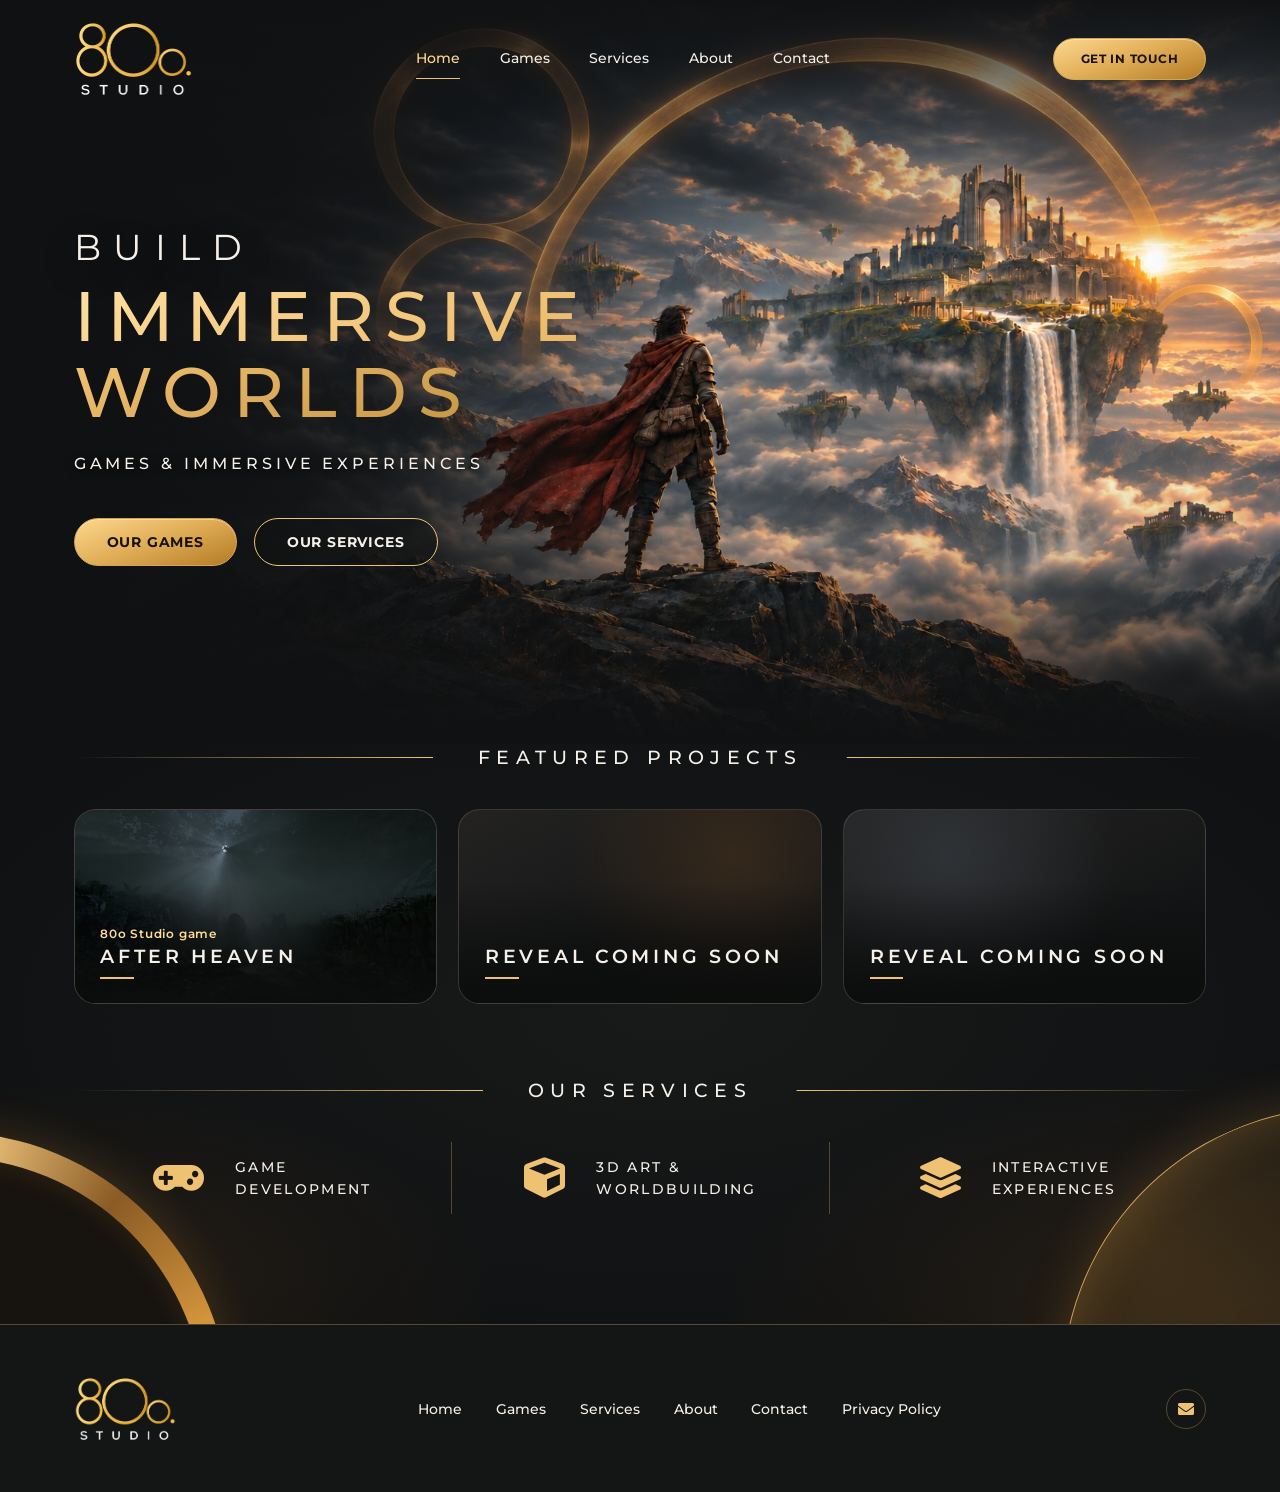
<file: index.html>
<!doctype html>
<html lang="en">
  <head>
    <meta charset="utf-8">
    <meta name="viewport" content="width=device-width, initial-scale=1">
    <meta name="theme-color" content="#101112">
    <meta name="description" content="80o Studio builds original games and immersive experiences. Explore After Heaven and discover our work in real-time 3D.">
    <meta property="og:title" content="80o Studio | Build immersive worlds">
    <meta property="og:description" content="80o Studio builds original games and immersive experiences. Explore After Heaven and discover our work in real-time 3D.">
    <meta property="og:type" content="website">
    <meta property="og:site_name" content="80o Studio">
    <title>80o Studio | Build immersive worlds</title>
    <link rel="icon" href="art/studio-icon.png" type="image/png">
    <link rel="stylesheet" href="studio.css">
    <script defer src="studio.js"></script>
  </head>
  <body class="page-home">
    <a class="skip-link" href="#main-content">Skip to content</a>
    <header class="site-header">
      <div class="shell header-inner">
        <a class="wordmark" href="index.html" aria-label="80o Studio home">
          <img src="art/studio-wordmark.png" width="478" height="304" alt="">
        </a>
        <button class="menu-toggle" type="button" aria-expanded="false" aria-controls="site-nav" hidden>Menu</button>
        <nav id="site-nav" class="site-nav" aria-label="Main navigation">
          <a href="index.html" aria-current="page">Home</a>
            <a href="games.html">Games</a>
            <a href="services.html">Services</a>
            <a href="about.html">About</a>
            <a href="contact.html">Contact</a>
        </nav>
        <a class="button button-gold header-action" href="contact.html#inquiries">Get in touch</a>
      </div>
    </header>
    <main id="main-content" tabindex="-1">
      <section class="hero hero--home" aria-labelledby="page-title">
        <div class="hero-media" aria-hidden="true">
          <img src="art/skyrealm-hero.jpg" width="1536" height="1024" alt="" fetchpriority="high">
        </div>
        <div class="shell hero-content">
          <h1 class="hero-title" id="page-title"><span class="hero-lead">Build</span><span class="gold-text">Immersive<br>worlds</span></h1>
          <p class="hero-deck">Games &amp; immersive experiences</p>
          <div class="actions"><a class="button button-gold" href="games.html">Our games</a>
            <a class="button button-outline" href="services.html">Our services</a></div>
        </div>
      </section>
      <div class="orbit-wrap home-content">
        <section class="shell section" aria-labelledby="featured-projects">
          <h2 class="section-title" id="featured-projects">Featured projects</h2>
          <div class="feature-grid">
          <a class="project-cover project-cover--featured" href="games.html#after-haven">
              <img src="art/after-heaven-cover.jpg" alt="" loading="lazy" decoding="async">
              <span class="project-caption">
                <span class="project-label">80o Studio game</span>
                <span class="project-name">After Heaven</span>
              </span>
          </a>
          <a class="project-cover project-cover--featured project-cover--teaser" href="games.html#game-collection">
              <span class="project-caption"><span class="project-name">Reveal Coming Soon</span></span>
          </a>
          <a class="project-cover project-cover--featured project-cover--teaser" href="games.html#game-collection">
              <span class="project-caption"><span class="project-name">Reveal Coming Soon</span></span>
          </a>
          </div>
        </section>
        <section class="shell section section--services" aria-labelledby="home-services">
          <h2 class="section-title" id="home-services">Our services</h2>
          <div class="service-strip">
            <a href="services.html#game-development"><span class="icon icon-gamepad" aria-hidden="true"></span><span>Game<br> development</span></a>
            <a href="services.html#3d-art"><span class="icon icon-cube" aria-hidden="true"></span><span>3D art &amp;<br> worldbuilding</span></a>
            <a href="services.html#interactive-experiences"><span class="icon icon-layers" aria-hidden="true"></span><span>Interactive<br> experiences</span></a>
          </div>
        </section>
      </div>
    </main>
    <footer class="site-footer">
      <div class="shell footer-inner">
        <a class="wordmark" href="index.html" aria-label="80o Studio home">
          <img src="art/studio-wordmark.png" width="478" height="304" alt="">
        </a>
        <nav class="footer-nav" aria-label="Footer navigation">
          <a href="index.html">Home</a>
            <a href="games.html">Games</a>
            <a href="services.html">Services</a>
            <a href="about.html">About</a>
            <a href="contact.html">Contact</a>
          <a id="PrivacyPolicy" href="privacy.html#PrivacyPolicy">Privacy Policy</a>
        </nav>
        <a class="footer-email" href="mailto:support@80ostudio.com" aria-label="Email 80o Studio" title="Email 80o Studio">
          <span class="icon icon-mail" aria-hidden="true"></span>
        </a>
      </div>
    </footer>
  </body>
</html>
</file>
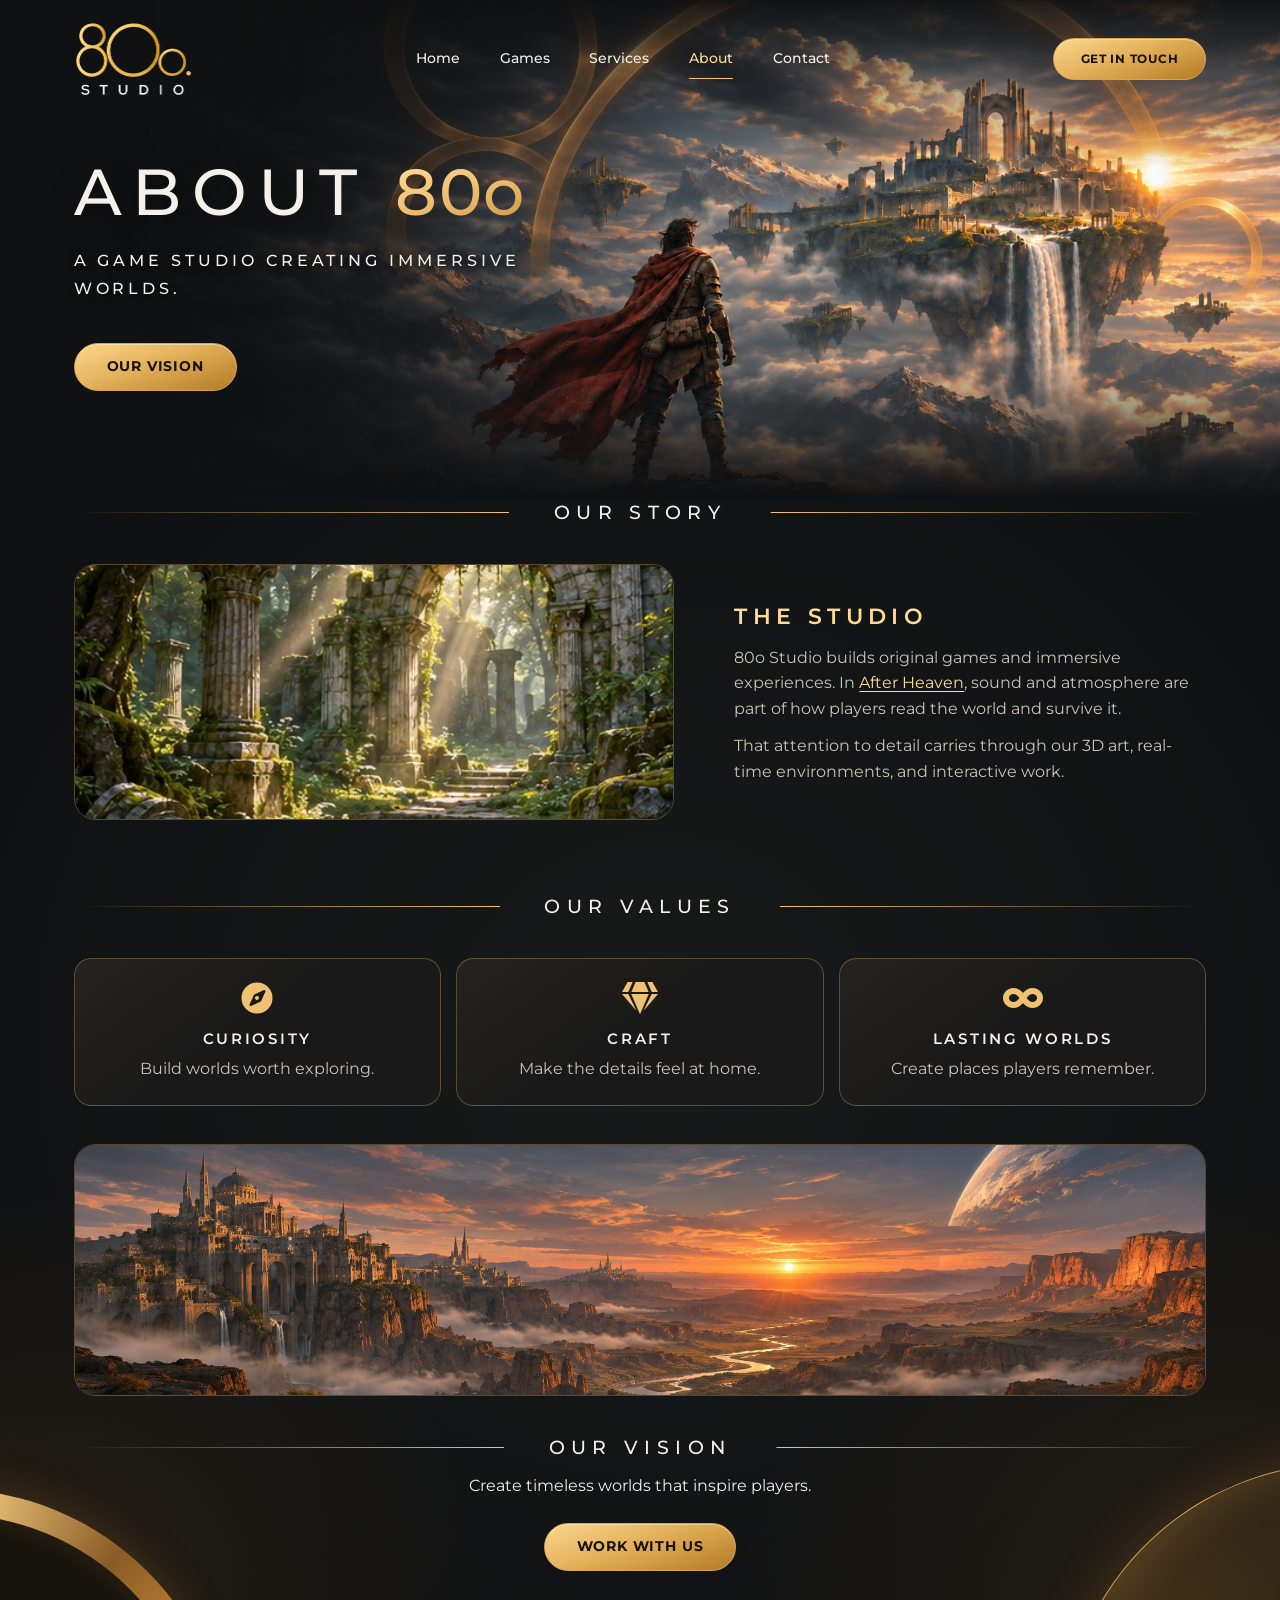
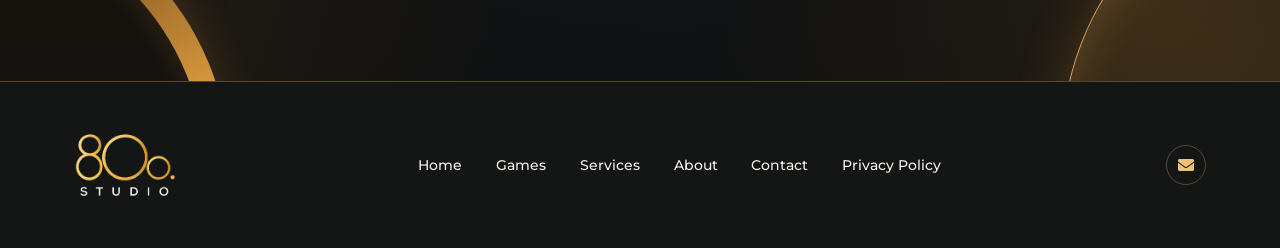
<file: about.html>
<!doctype html>
<html lang="en">
  <head>
    <meta charset="utf-8">
    <meta name="viewport" content="width=device-width, initial-scale=1">
    <meta name="theme-color" content="#101112">
    <meta name="description" content="Meet 80o Studio, the game studio behind After Heaven.">
    <meta property="og:title" content="About | 80o Studio">
    <meta property="og:description" content="Meet 80o Studio, the game studio behind After Heaven.">
    <meta property="og:type" content="website">
    <meta property="og:site_name" content="80o Studio">
    <title>About | 80o Studio</title>
    <link rel="icon" href="art/studio-icon.png" type="image/png">
    <link rel="stylesheet" href="studio.css">
    <script defer src="studio.js"></script>
  </head>
  <body class="page-about">
    <a class="skip-link" href="#main-content">Skip to content</a>
    <header class="site-header">
      <div class="shell header-inner">
        <a class="wordmark" href="index.html" aria-label="80o Studio home">
          <img src="art/studio-wordmark.png" width="478" height="304" alt="">
        </a>
        <button class="menu-toggle" type="button" aria-expanded="false" aria-controls="site-nav" hidden>Menu</button>
        <nav id="site-nav" class="site-nav" aria-label="Main navigation">
          <a href="index.html">Home</a>
            <a href="games.html">Games</a>
            <a href="services.html">Services</a>
            <a href="about.html" aria-current="page">About</a>
            <a href="contact.html">Contact</a>
        </nav>
        <a class="button button-gold header-action" href="contact.html#inquiries">Get in touch</a>
      </div>
    </header>
    <main id="main-content" tabindex="-1">
      <section class="hero hero--about" aria-labelledby="page-title">
        <div class="hero-media" aria-hidden="true">
          <img src="art/skyrealm-hero.jpg" width="1536" height="1024" alt="" fetchpriority="high">
        </div>
        <div class="shell hero-content">
          <h1 class="hero-title" id="page-title">About <span class="gold-text hero-studio">80o</span></h1>
          <p class="hero-deck">A game studio creating immersive worlds.</p>
          <div class="actions"><a class="button button-gold" href="#our-vision">Our vision</a></div>
        </div>
      </section>
      <div class="orbit-wrap about-content">
        <section class="shell section" aria-labelledby="our-story">
          <h2 class="section-title" id="our-story">Our story</h2>
          <div class="story-grid">
            <img class="story-art" src="art/grove.jpg" alt="Sunlight pours through moss-covered stone arches in a forest." loading="lazy" decoding="async">
            <div class="story-copy">
              <h3>The studio</h3>
              <p>80o Studio builds original games and immersive experiences. In <a href="games.html#after-haven">After Heaven</a>, sound and atmosphere are part of how players read the world and survive it.</p>
              <p>That attention to detail carries through our 3D art, real-time environments, and interactive work.</p>
            </div>
          </div>
        </section>
        <section class="shell section section--values" aria-labelledby="our-values">
          <h2 class="section-title" id="our-values">Our values</h2>
          <div class="values-grid">
            <article><span class="icon icon-compass" aria-hidden="true"></span><h3>Curiosity</h3><p>Build worlds worth exploring.</p></article>
            <article><span class="icon icon-gem" aria-hidden="true"></span><h3>Craft</h3><p>Make the details feel at home.</p></article>
            <article><span class="icon icon-infinity" aria-hidden="true"></span><h3>Lasting worlds</h3><p>Create places players remember.</p></article>
          </div>
        </section>
        <div class="shell vision-art-wrap">
          <img class="vision-art" src="art/studio-panorama.jpg" alt="A cliffside city looks out over a winding river as the sun sets beneath a rising planet." loading="lazy" decoding="async">
        </div>
        <section class="shell section section--vision" aria-labelledby="our-vision">
          <h2 class="section-title" id="our-vision">Our vision</h2>
          <p class="vision-copy">Create timeless worlds that inspire players.</p>
          <div class="actions actions--center">
            <a class="button button-gold" href="contact.html#inquiries">Work with us</a>
          </div>
        </section>
      </div>
    </main>
    <footer class="site-footer">
      <div class="shell footer-inner">
        <a class="wordmark" href="index.html" aria-label="80o Studio home">
          <img src="art/studio-wordmark.png" width="478" height="304" alt="">
        </a>
        <nav class="footer-nav" aria-label="Footer navigation">
          <a href="index.html">Home</a>
            <a href="games.html">Games</a>
            <a href="services.html">Services</a>
            <a href="about.html">About</a>
            <a href="contact.html">Contact</a>
          <a href="privacy.html#PrivacyPolicy">Privacy Policy</a>
        </nav>
        <a class="footer-email" href="mailto:support@80ostudio.com" aria-label="Email 80o Studio" title="Email 80o Studio">
          <span class="icon icon-mail" aria-hidden="true"></span>
        </a>
      </div>
    </footer>
  </body>
</html>
</file>
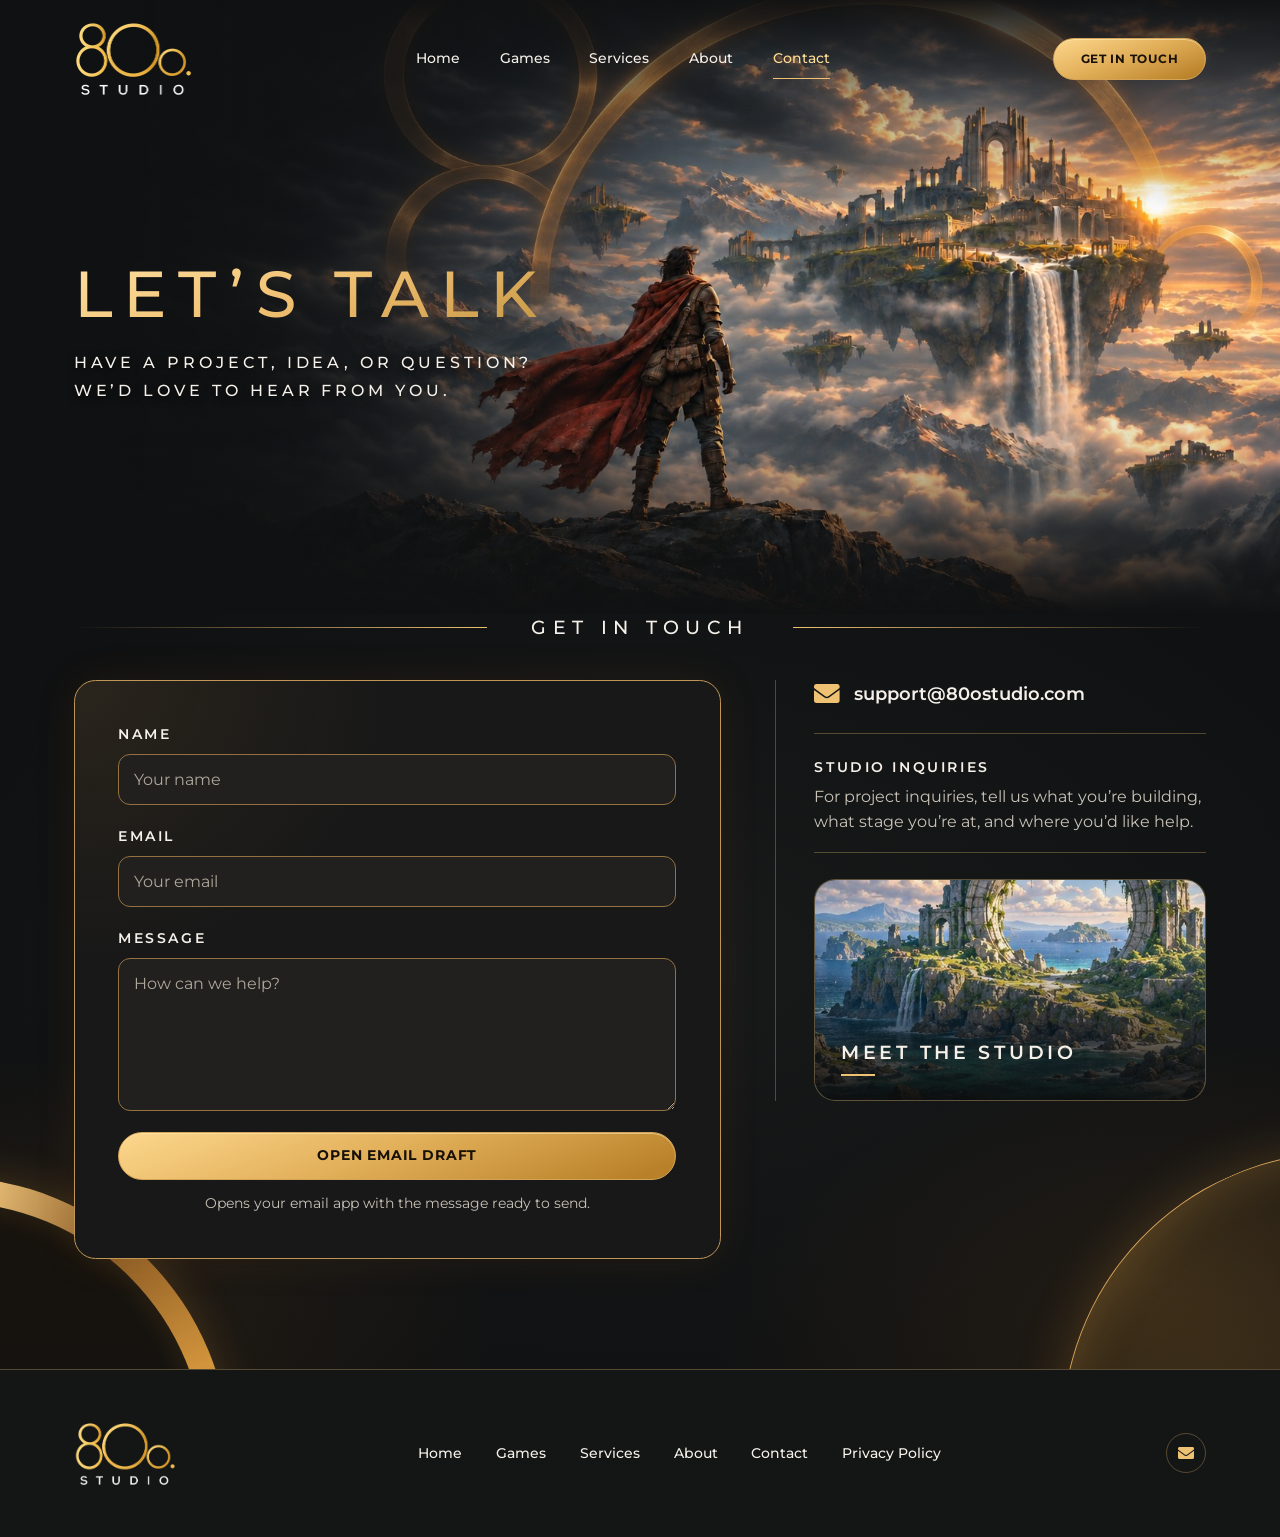
<file: contact.html>
<!doctype html>
<html lang="en">
  <head>
    <meta charset="utf-8">
    <meta name="viewport" content="width=device-width, initial-scale=1">
    <meta name="theme-color" content="#101112">
    <meta name="description" content="Contact 80o Studio about game development, 3D art, and interactive projects.">
    <meta property="og:title" content="Contact | 80o Studio">
    <meta property="og:description" content="Contact 80o Studio about game development, 3D art, and interactive projects.">
    <meta property="og:type" content="website">
    <meta property="og:site_name" content="80o Studio">
    <title>Contact | 80o Studio</title>
    <link rel="icon" href="art/studio-icon.png" type="image/png">
    <link rel="stylesheet" href="studio.css">
    <script defer src="studio.js"></script>
  </head>
  <body class="page-contact">
    <a class="skip-link" href="#main-content">Skip to content</a>
    <header class="site-header">
      <div class="shell header-inner">
        <a class="wordmark" href="index.html" aria-label="80o Studio home">
          <img src="art/studio-wordmark.png" width="478" height="304" alt="">
        </a>
        <button class="menu-toggle" type="button" aria-expanded="false" aria-controls="site-nav" hidden>Menu</button>
        <nav id="site-nav" class="site-nav" aria-label="Main navigation">
          <a href="index.html">Home</a>
            <a href="games.html">Games</a>
            <a href="services.html">Services</a>
            <a href="about.html">About</a>
            <a href="contact.html" aria-current="page">Contact</a>
        </nav>
        <a class="button button-gold header-action" href="contact.html#inquiries">Get in touch</a>
      </div>
    </header>
    <main id="main-content" tabindex="-1">
      <section class="hero hero--contact" aria-labelledby="page-title">
        <div class="hero-media" aria-hidden="true">
          <img src="art/skyrealm-hero.jpg" width="1536" height="1024" alt="" fetchpriority="high">
        </div>
        <div class="shell hero-content">
          <h1 class="hero-title" id="page-title"><span class="gold-text">Let’s talk</span></h1>
          <p class="hero-deck">Have a project, idea, or question?<br>We’d love to hear from you.</p>
        </div>
      </section>
      <div class="orbit-wrap contact-content" id="inquiries">
        <section class="shell section section--contact" aria-labelledby="get-in-touch">
          <h2 class="section-title" id="get-in-touch">Get in touch</h2>
          <div class="contact-grid">
            <form class="contact-form" data-contact-form action="mailto:support@80ostudio.com" method="post" enctype="text/plain">
              <div class="field">
                <label for="name">Name</label>
                <input id="name" name="name" type="text" autocomplete="name" placeholder="Your name" maxlength="120" required>
              </div>
              <div class="field">
                <label for="email">Email</label>
                <input id="email" name="email" type="email" autocomplete="email" placeholder="Your email" maxlength="254" required>
              </div>
              <div class="field">
                <label for="message">Message</label>
                <textarea id="message" name="message" rows="5" placeholder="How can we help?" maxlength="1500" required></textarea>
              </div>
              <button class="button button-gold" type="submit">Open email draft</button>
              <p class="form-note" data-contact-status role="status">Opens your email app with the message ready to send.</p>
            </form>
            <aside class="contact-aside" aria-label="Studio contact details">
              <a class="email-link" href="mailto:support@80ostudio.com">
                <span class="icon icon-mail" aria-hidden="true"></span>
                <span>support@80ostudio.com</span>
              </a>
              <div class="contact-context">
                <h3>Studio inquiries</h3>
                <p>For project inquiries, tell us what you’re building, what stage you’re at, and where you’d like help.</p>
              </div>
              <a class="project-cover contact-art" href="about.html">
                <img src="art/tidekeeper.jpg" alt="" loading="lazy" decoding="async">
                <span class="project-caption">
                  <span class="project-name">Meet the studio</span>
                </span>
              </a>
            </aside>
          </div>
        </section>
      </div>
    </main>
    <footer class="site-footer">
      <div class="shell footer-inner">
        <a class="wordmark" href="index.html" aria-label="80o Studio home">
          <img src="art/studio-wordmark.png" width="478" height="304" alt="">
        </a>
        <nav class="footer-nav" aria-label="Footer navigation">
          <a href="index.html">Home</a>
            <a href="games.html">Games</a>
            <a href="services.html">Services</a>
            <a href="about.html">About</a>
            <a href="contact.html">Contact</a>
          <a href="privacy.html#PrivacyPolicy">Privacy Policy</a>
        </nav>
        <a class="footer-email" href="mailto:support@80ostudio.com" aria-label="Email 80o Studio" title="Email 80o Studio">
          <span class="icon icon-mail" aria-hidden="true"></span>
        </a>
      </div>
    </footer>
  </body>
</html>
</file>
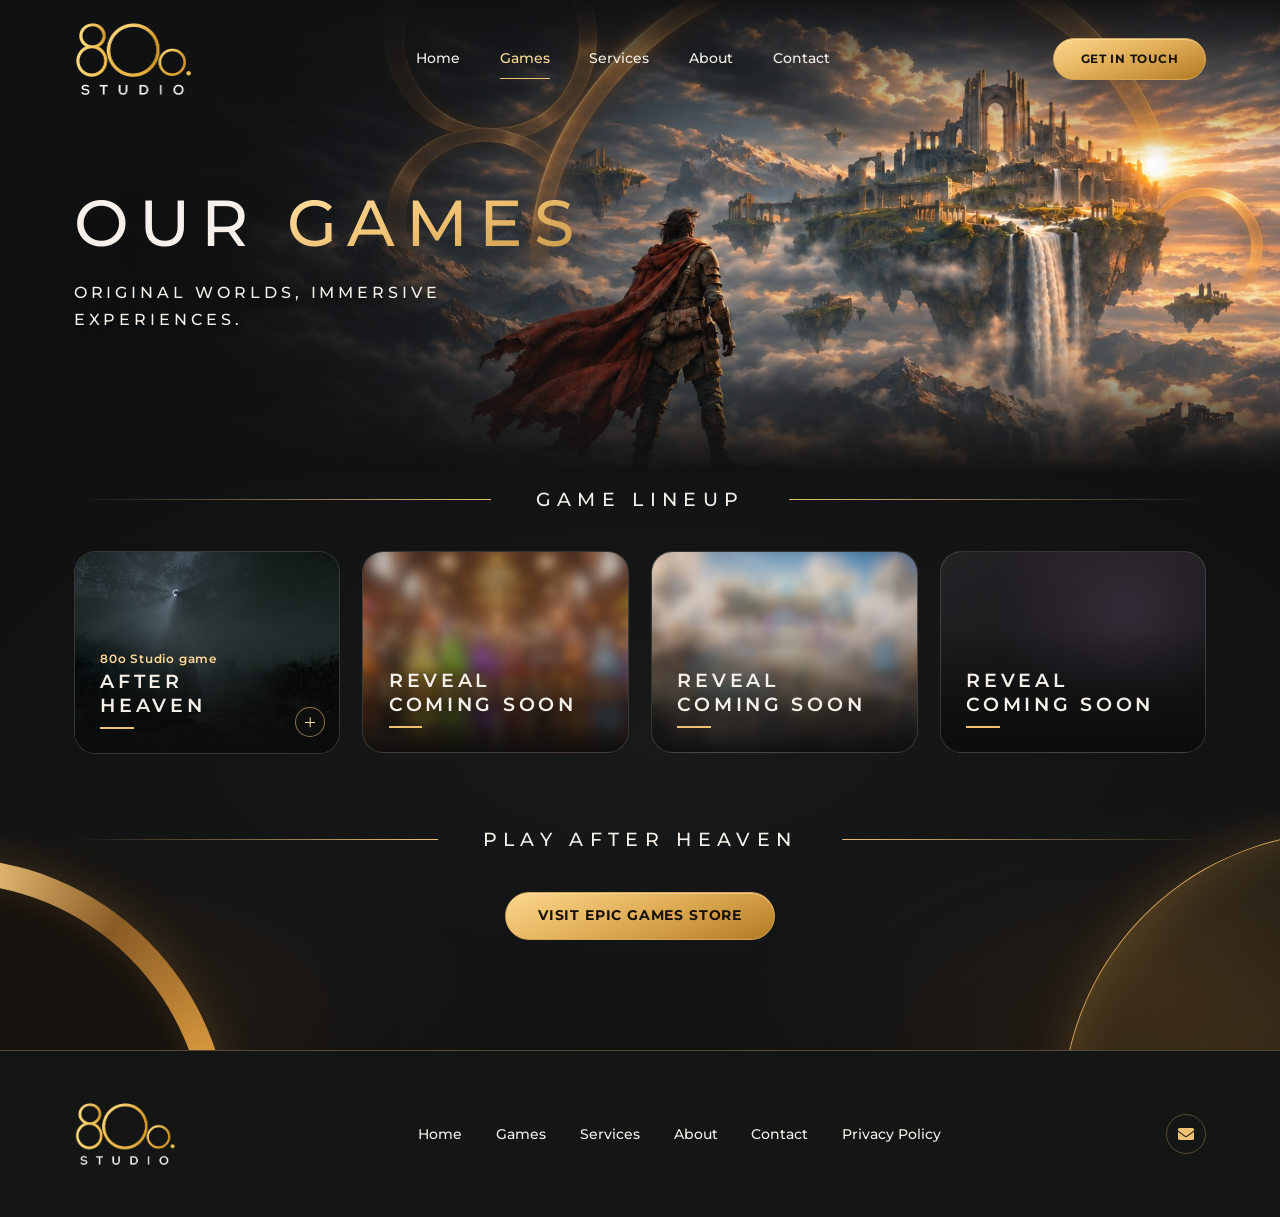
<file: games.html>
<!doctype html>
<html lang="en">
  <head>
    <meta charset="utf-8">
    <meta name="viewport" content="width=device-width, initial-scale=1">
    <meta name="theme-color" content="#101112">
    <meta name="description" content="Play After Heaven and look out for upcoming reveals from 80o Studio.">
    <meta property="og:title" content="Games | 80o Studio">
    <meta property="og:description" content="Play After Heaven and look out for upcoming reveals from 80o Studio.">
    <meta property="og:type" content="website">
    <meta property="og:site_name" content="80o Studio">
    <title>Games | 80o Studio</title>
    <link rel="icon" href="art/studio-icon.png" type="image/png">
    <link rel="stylesheet" href="studio.css">
    <script defer src="studio.js"></script>
  </head>
  <body class="page-games">
    <a class="skip-link" href="#main-content">Skip to content</a>
    <header class="site-header">
      <div class="shell header-inner">
        <a class="wordmark" href="index.html" aria-label="80o Studio home">
          <img src="art/studio-wordmark.png" width="478" height="304" alt="">
        </a>
        <button class="menu-toggle" type="button" aria-expanded="false" aria-controls="site-nav" hidden>Menu</button>
        <nav id="site-nav" class="site-nav" aria-label="Main navigation">
          <a href="index.html">Home</a>
            <a href="games.html" aria-current="page">Games</a>
            <a href="services.html">Services</a>
            <a href="about.html">About</a>
            <a href="contact.html">Contact</a>
        </nav>
        <a class="button button-gold header-action" href="contact.html#inquiries">Get in touch</a>
      </div>
    </header>
    <main id="main-content" tabindex="-1">
      <section class="hero hero--games" aria-labelledby="page-title">
        <div class="hero-media" aria-hidden="true">
          <img src="art/skyrealm-hero.jpg" width="1536" height="1024" alt="" fetchpriority="high">
        </div>
        <div class="shell hero-content">
          <h1 class="hero-title" id="page-title">Our <span class="gold-text">games</span></h1>
          <p class="hero-deck">Original worlds, immersive experiences.</p>
        </div>
      </section>
      <div class="orbit-wrap games-content">
        <section class="shell section gallery-section" id="game-collection" aria-labelledby="game-lineup">
          <h2 class="section-title" id="game-lineup">Game lineup</h2>
          <div class="project-grid">
            <details class="project" id="after-haven">
              <summary class="project-cover">
                <img src="art/after-heaven-cover.jpg" alt="" loading="lazy" decoding="async">
                <span class="project-caption">
                  <span class="project-label">80o Studio game</span>
                  <span class="project-name">After Heaven</span>
                </span>
                <span class="project-expand" aria-hidden="true"></span>
              </summary>
              <div class="project-detail">
                <p class="project-focus">Action-survival shooter</p>
                <p>Survive waves of zombies in a single-player shooter. Listen for threats, fight at close range, and time your healing to stay alive.</p>
                <a class="button button-gold" href="https://store.epicgames.com/en-US/p/after-heaven-e20b88">View on Epic Games Store</a>
              </div>
            </details>
            <article class="project-cover project-cover--teaser">
              <img src="art/coming-soon-2.jpg" alt="" loading="lazy" decoding="async">
              <div class="project-caption">
                <h3 class="project-name">Reveal Coming Soon</h3>
              </div>
            </article>
            <article class="project-cover project-cover--teaser">
              <img src="art/coming-soon-3.jpg" alt="" loading="lazy" decoding="async">
              <div class="project-caption">
                <h3 class="project-name">Reveal Coming Soon</h3>
              </div>
            </article>
            <article class="project-cover project-cover--teaser">
              <div class="project-caption">
                <h3 class="project-name">Reveal Coming Soon</h3>
              </div>
            </article>
          </div>
        </section>
        <section class="shell section section--cta" aria-labelledby="play-after-haven">
          <h2 class="section-title" id="play-after-haven">Play After Heaven</h2>
          <div class="actions actions--center">
            <a class="button button-gold" href="https://store.epicgames.com/en-US/p/after-heaven-e20b88">Visit Epic Games Store</a>
          </div>
        </section>
      </div>
    </main>
    <footer class="site-footer">
      <div class="shell footer-inner">
        <a class="wordmark" href="index.html" aria-label="80o Studio home">
          <img src="art/studio-wordmark.png" width="478" height="304" alt="">
        </a>
        <nav class="footer-nav" aria-label="Footer navigation">
          <a href="index.html">Home</a>
            <a href="games.html">Games</a>
            <a href="services.html">Services</a>
            <a href="about.html">About</a>
            <a href="contact.html">Contact</a>
          <a href="privacy.html#PrivacyPolicy">Privacy Policy</a>
        </nav>
        <a class="footer-email" href="mailto:support@80ostudio.com" aria-label="Email 80o Studio" title="Email 80o Studio">
          <span class="icon icon-mail" aria-hidden="true"></span>
        </a>
      </div>
    </footer>
  </body>
</html>
</file>
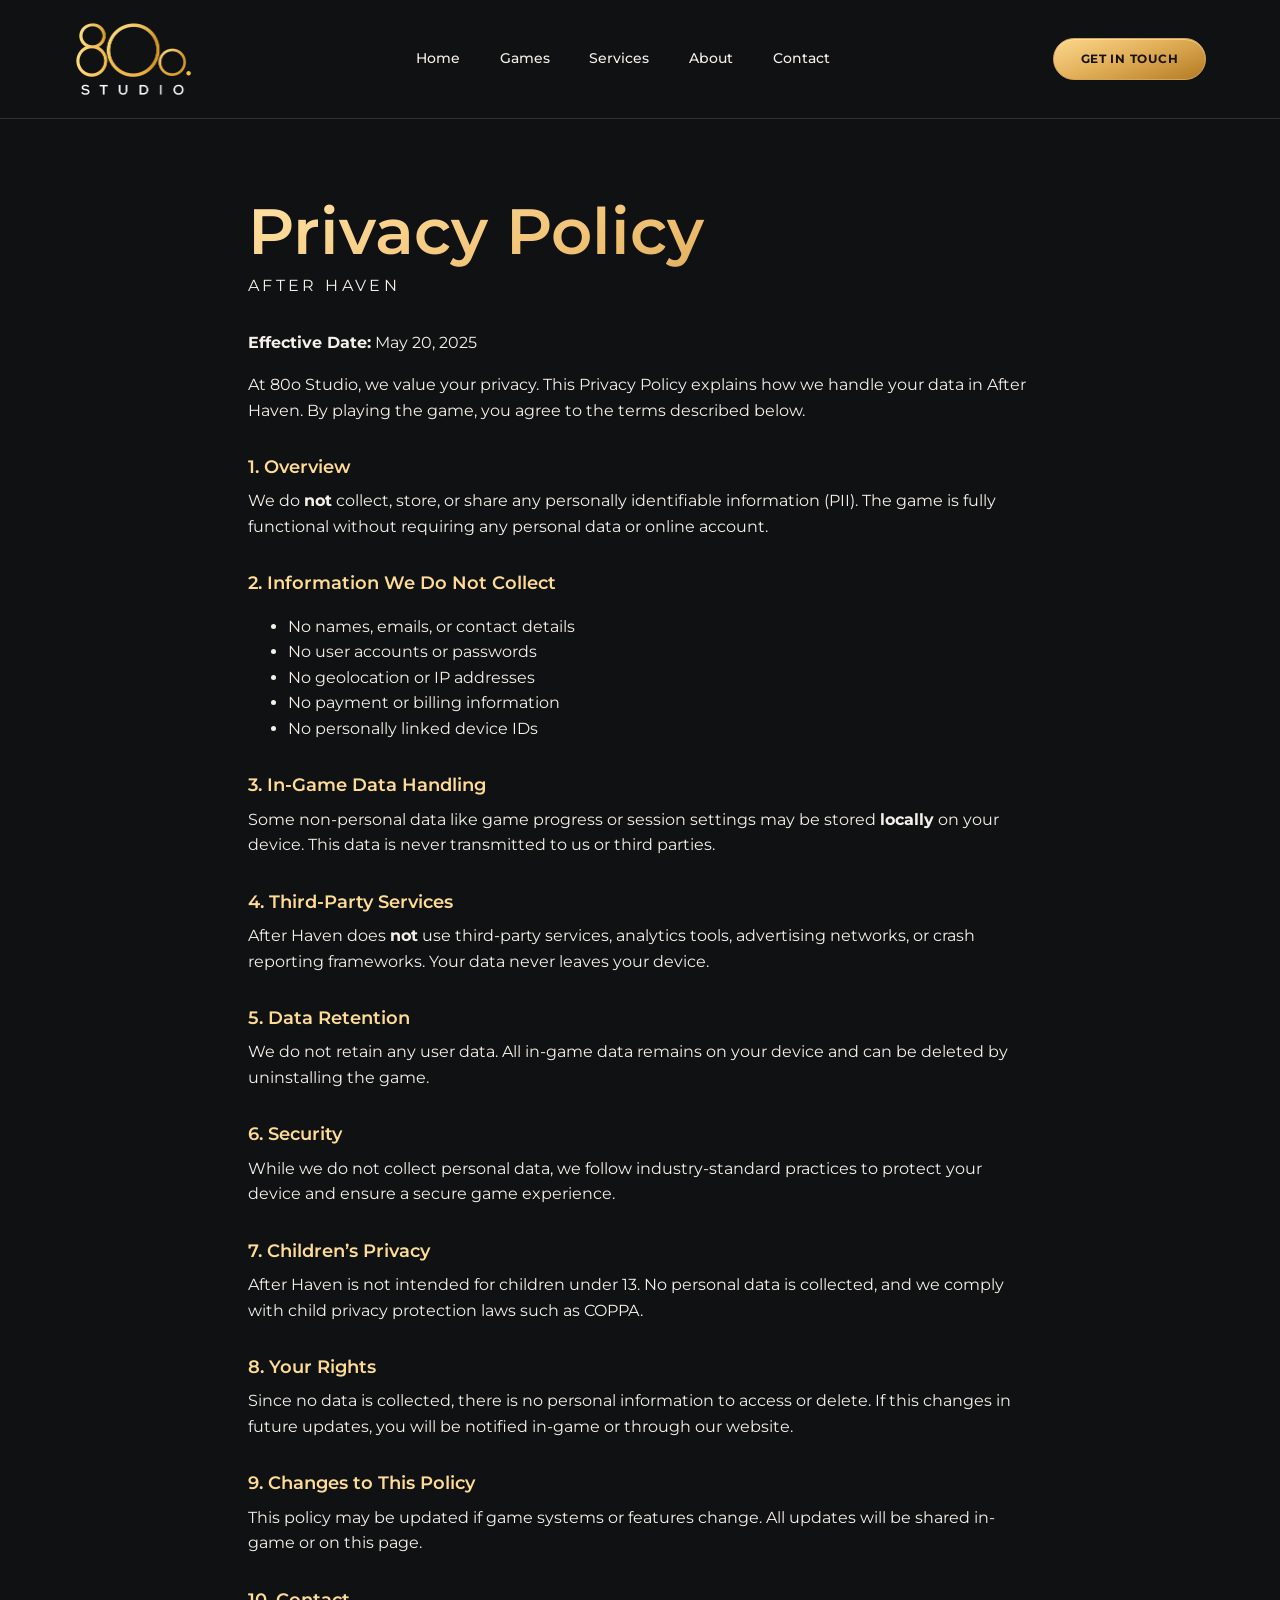
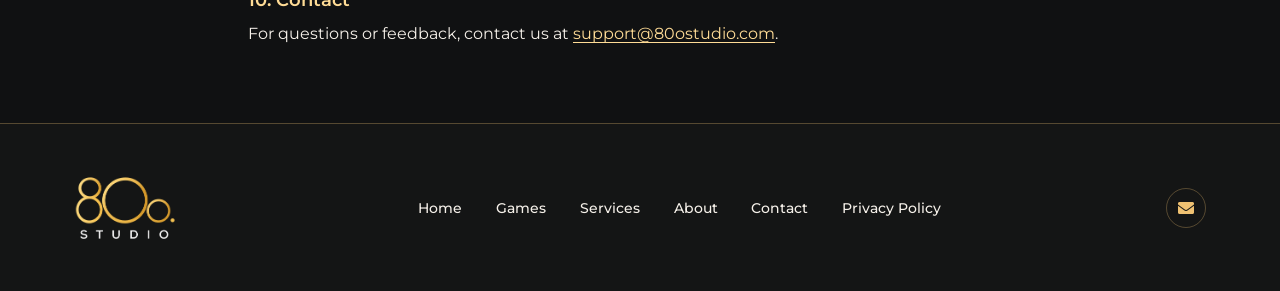
<file: privacy.html>
<!doctype html>
<html lang="en">
  <head>
    <meta charset="utf-8">
    <meta name="viewport" content="width=device-width, initial-scale=1">
    <meta name="theme-color" content="#101112">
    <meta name="description" content="The privacy policy for After Haven from 80o Studio.">
    <meta property="og:title" content="After Haven Privacy Policy | 80o Studio">
    <meta property="og:description" content="The privacy policy for After Haven from 80o Studio.">
    <meta property="og:type" content="website">
    <meta property="og:site_name" content="80o Studio">
    <title>After Haven Privacy Policy | 80o Studio</title>
    <link rel="icon" href="art/studio-icon.png" type="image/png">
    <link rel="stylesheet" href="studio.css">
    <script defer src="studio.js"></script>
  </head>
  <body class="page-privacy">
    <a class="skip-link" href="#main-content">Skip to content</a>
    <header class="site-header">
      <div class="shell header-inner">
        <a class="wordmark" href="index.html" aria-label="80o Studio home">
          <img src="art/studio-wordmark.png" width="478" height="304" alt="">
        </a>
        <button class="menu-toggle" type="button" aria-expanded="false" aria-controls="site-nav" hidden>Menu</button>
        <nav id="site-nav" class="site-nav" aria-label="Main navigation">
          <a href="index.html">Home</a>
            <a href="games.html">Games</a>
            <a href="services.html">Services</a>
            <a href="about.html">About</a>
            <a href="contact.html">Contact</a>
        </nav>
        <a class="button button-gold header-action" href="contact.html#inquiries">Get in touch</a>
      </div>
    </header>
    <main id="main-content" tabindex="-1">
      <article class="shell policy" id="PrivacyPolicy" aria-labelledby="page-title">
        <h1 class="gold-text" id="page-title">Privacy Policy</h1>
        <p class="policy-game">After Haven</p>
        <p><strong>Effective Date:</strong> May 20, 2025</p>
        <p>At 80o Studio, we value your privacy. This Privacy Policy explains how we handle your data in <em>After Haven</em>. By playing the game, you agree to the terms described below.</p>
        <h2>1. Overview</h2>
        <p>We do <strong>not</strong> collect, store, or share any personally identifiable information (PII). The game is fully functional without requiring any personal data or online account.</p>
        <h2>2. Information We Do Not Collect</h2>
        <ul>
          <li>No names, emails, or contact details</li>
          <li>No user accounts or passwords</li>
          <li>No geolocation or IP addresses</li>
          <li>No payment or billing information</li>
          <li>No personally linked device IDs</li>
        </ul>
        <h2>3. In-Game Data Handling</h2>
        <p>Some non-personal data like game progress or session settings may be stored <strong>locally</strong> on your device. This data is never transmitted to us or third parties.</p>
        <h2>4. Third-Party Services</h2>
        <p><em>After Haven</em> does <strong>not</strong> use third-party services, analytics tools, advertising networks, or crash reporting frameworks. Your data never leaves your device.</p>
        <h2>5. Data Retention</h2>
        <p>We do not retain any user data. All in-game data remains on your device and can be deleted by uninstalling the game.</p>
        <h2>6. Security</h2>
        <p>While we do not collect personal data, we follow industry-standard practices to protect your device and ensure a secure game experience.</p>
        <h2>7. Children’s Privacy</h2>
        <p><em>After Haven</em> is not intended for children under 13. No personal data is collected, and we comply with child privacy protection laws such as COPPA.</p>
        <h2>8. Your Rights</h2>
        <p>Since no data is collected, there is no personal information to access or delete. If this changes in future updates, you will be notified in-game or through our website.</p>
        <h2>9. Changes to This Policy</h2>
        <p>This policy may be updated if game systems or features change. All updates will be shared in-game or on this page.</p>
        <h2>10. Contact</h2>
        <p>For questions or feedback, contact us at <a href="mailto:support@80ostudio.com">support@80ostudio.com</a>.</p>
      </article>
    </main>
    <footer class="site-footer">
      <div class="shell footer-inner">
        <a class="wordmark" href="index.html" aria-label="80o Studio home">
          <img src="art/studio-wordmark.png" width="478" height="304" alt="">
        </a>
        <nav class="footer-nav" aria-label="Footer navigation">
          <a href="index.html">Home</a>
            <a href="games.html">Games</a>
            <a href="services.html">Services</a>
            <a href="about.html">About</a>
            <a href="contact.html">Contact</a>
          <a href="privacy.html#PrivacyPolicy">Privacy Policy</a>
        </nav>
        <a class="footer-email" href="mailto:support@80ostudio.com" aria-label="Email 80o Studio" title="Email 80o Studio">
          <span class="icon icon-mail" aria-hidden="true"></span>
        </a>
      </div>
    </footer>
  </body>
</html>
</file>
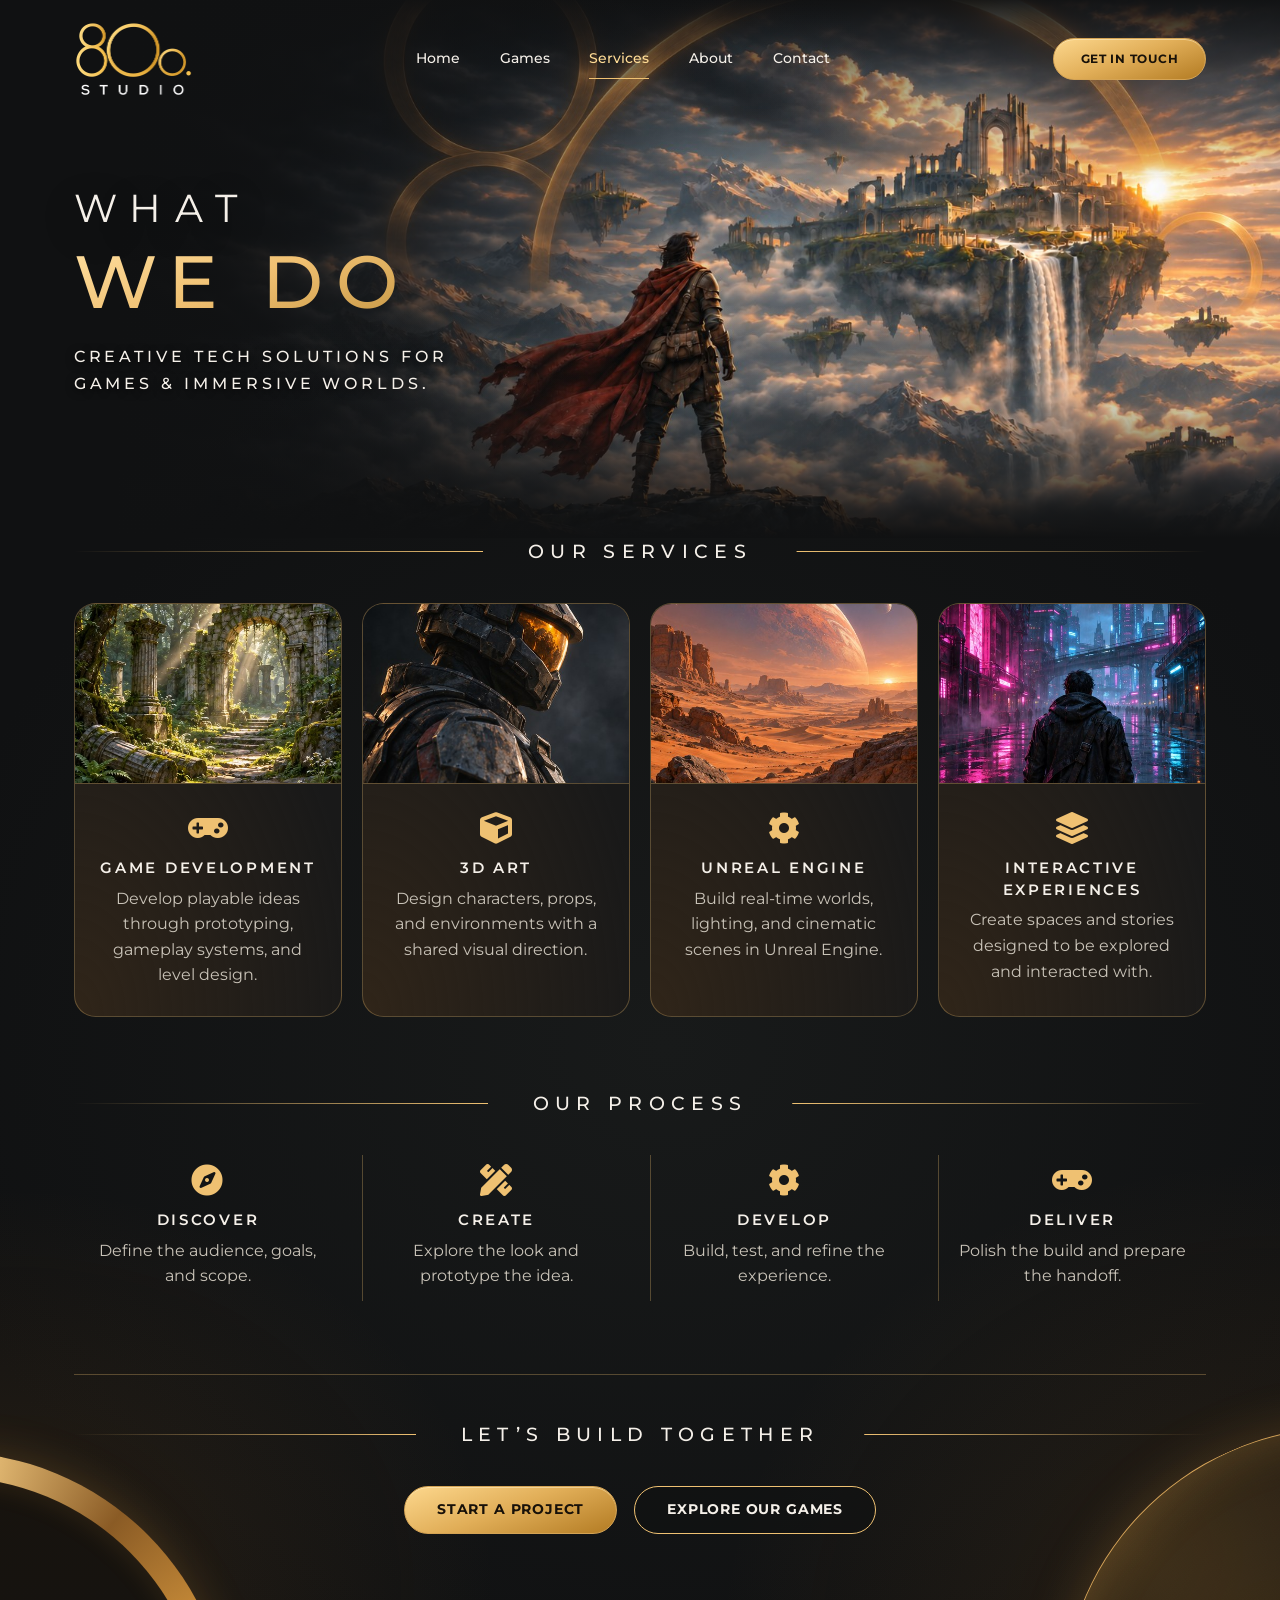
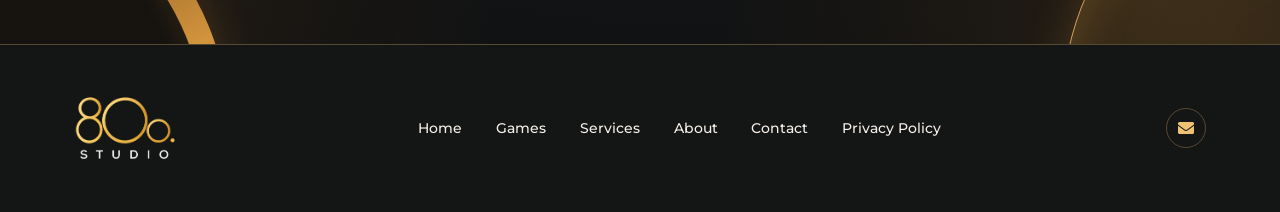
<file: services.html>
<!doctype html>
<html lang="en">
  <head>
    <meta charset="utf-8">
    <meta name="viewport" content="width=device-width, initial-scale=1">
    <meta name="theme-color" content="#101112">
    <meta name="description" content="Game development, 3D art, Unreal Engine production, and interactive experiences from 80o Studio.">
    <meta property="og:title" content="Services | 80o Studio">
    <meta property="og:description" content="Game development, 3D art, Unreal Engine production, and interactive experiences from 80o Studio.">
    <meta property="og:type" content="website">
    <meta property="og:site_name" content="80o Studio">
    <title>Services | 80o Studio</title>
    <link rel="icon" href="art/studio-icon.png" type="image/png">
    <link rel="stylesheet" href="studio.css">
    <script defer src="studio.js"></script>
  </head>
  <body class="page-services">
    <a class="skip-link" href="#main-content">Skip to content</a>
    <header class="site-header">
      <div class="shell header-inner">
        <a class="wordmark" href="index.html" aria-label="80o Studio home">
          <img src="art/studio-wordmark.png" width="478" height="304" alt="">
        </a>
        <button class="menu-toggle" type="button" aria-expanded="false" aria-controls="site-nav" hidden>Menu</button>
        <nav id="site-nav" class="site-nav" aria-label="Main navigation">
          <a href="index.html">Home</a>
            <a href="games.html">Games</a>
            <a href="services.html" aria-current="page">Services</a>
            <a href="about.html">About</a>
            <a href="contact.html">Contact</a>
        </nav>
        <a class="button button-gold header-action" href="contact.html#inquiries">Get in touch</a>
      </div>
    </header>
    <main id="main-content" tabindex="-1">
      <section class="hero hero--services" aria-labelledby="page-title">
        <div class="hero-media" aria-hidden="true">
          <img src="art/skyrealm-hero.jpg" width="1536" height="1024" alt="" fetchpriority="high">
        </div>
        <div class="shell hero-content">
          <h1 class="hero-title" id="page-title"><span class="hero-lead">What</span><span class="gold-text">we do</span></h1>
          <p class="hero-deck">Creative tech solutions for<br>games &amp; immersive worlds.</p>
        </div>
      </section>
      <div class="orbit-wrap services-content">
        <section class="shell section" aria-labelledby="our-services">
          <h2 class="section-title" id="our-services">Our services</h2>
          <div class="service-grid">
          <article class="service-card" id="game-development">
            <img src="art/grove.jpg" alt="" loading="lazy" decoding="async">
            <div class="service-card-content">
              <span class="icon icon-gamepad" aria-hidden="true"></span>
              <h3>Game development</h3>
              <p>Develop playable ideas through prototyping, gameplay systems, and level design.</p>
            </div>
          </article>
          <article class="service-card" id="3d-art">
            <img src="art/armor.jpg" alt="" loading="lazy" decoding="async">
            <div class="service-card-content">
              <span class="icon icon-cube" aria-hidden="true"></span>
              <h3>3D art</h3>
              <p>Design characters, props, and environments with a shared visual direction.</p>
            </div>
          </article>
          <article class="service-card" id="unreal-engine">
            <img src="art/arcane-sands.jpg" alt="" loading="lazy" decoding="async">
            <div class="service-card-content">
              <span class="icon icon-engine" aria-hidden="true"></span>
              <h3>Unreal Engine</h3>
              <p>Build real-time worlds, lighting, and cinematic scenes in Unreal Engine.</p>
            </div>
          </article>
          <article class="service-card" id="interactive-experiences">
            <img src="art/neon-fall.jpg" alt="" loading="lazy" decoding="async">
            <div class="service-card-content">
              <span class="icon icon-layers" aria-hidden="true"></span>
              <h3>Interactive experiences</h3>
              <p>Create spaces and stories designed to be explored and interacted with.</p>
            </div>
          </article>
          </div>
        </section>
        <section class="shell section section--process" aria-labelledby="our-process">
          <h2 class="section-title" id="our-process">Our process</h2>
          <ol class="process-grid">
            <li><span class="icon icon-compass" aria-hidden="true"></span><h3>Discover</h3><p>Define the audience, goals, and scope.</p></li>
            <li><span class="icon icon-pencil" aria-hidden="true"></span><h3>Create</h3><p>Explore the look and prototype the idea.</p></li>
            <li><span class="icon icon-engine" aria-hidden="true"></span><h3>Develop</h3><p>Build, test, and refine the experience.</p></li>
            <li><span class="icon icon-gamepad" aria-hidden="true"></span><h3>Deliver</h3><p>Polish the build and prepare the handoff.</p></li>
          </ol>
        </section>
        <section class="shell section section--cta" aria-labelledby="build-together">
          <h2 class="section-title" id="build-together">Let’s build together</h2>
          <div class="actions actions--center">
            <a class="button button-gold" href="contact.html#inquiries">Start a project</a>
            <a class="button button-outline" href="games.html">Explore our games</a>
          </div>
        </section>
      </div>
    </main>
    <footer class="site-footer">
      <div class="shell footer-inner">
        <a class="wordmark" href="index.html" aria-label="80o Studio home">
          <img src="art/studio-wordmark.png" width="478" height="304" alt="">
        </a>
        <nav class="footer-nav" aria-label="Footer navigation">
          <a href="index.html">Home</a>
            <a href="games.html">Games</a>
            <a href="services.html">Services</a>
            <a href="about.html">About</a>
            <a href="contact.html">Contact</a>
          <a href="privacy.html#PrivacyPolicy">Privacy Policy</a>
        </nav>
        <a class="footer-email" href="mailto:support@80ostudio.com" aria-label="Email 80o Studio" title="Email 80o Studio">
          <span class="icon icon-mail" aria-hidden="true"></span>
        </a>
      </div>
    </footer>
  </body>
</html>
</file>
<file: studio.css>
/* Font Awesome Free 5.9.0 by Fonticons, Inc. — font licensed under SIL OFL 1.1. */
@font-face {
  font-family: "Studio Icons";
  src: url("art/fa-solid-900.woff2") format("woff2");
  font-display: block;
}

@font-face {
  font-family: Montserrat;
  src: url("art/montserrat.woff2") format("woff2");
  font-style: normal;
  font-weight: 400 700;
  font-display: swap;
}

:root {
  color-scheme: dark;
  --background: #101112;
  --panel: #191919;
  --ink: #f5f0e9;
  --muted: #c9c3b8;
  --gold: #efc172;
  --gold-light: #ffdc96;
  --gold-dark: #ad7928;
  --hairline: rgba(239, 193, 114, .30);
  --fine-line: rgba(255, 237, 206, .14);
  --gold-fill: linear-gradient(160deg, #fbd58a 3%, #e1ae58 48%, #b88129 94%);
  --radius: 1.35rem;
  --shell: 80rem;
  --edge: clamp(1.25rem, 5.75vw, 6rem);
  --section-space: clamp(2.75rem, 5.7vw, 5.25rem);
  font-family: Montserrat, "Century Gothic", "Avenir Next", Arial, sans-serif;
  font-weight: 400;
  font-synthesis: none;
}

*,
*::before,
*::after {
  box-sizing: border-box;
}

body {
  margin: 0;
  background: var(--background);
  color: var(--ink);
  line-height: 1.6;
}

@media (prefers-reduced-motion: no-preference) {
  html {
    scroll-behavior: smooth;
  }
}

img {
  display: block;
  max-width: 100%;
}

button,
input,
textarea {
  font: inherit;
}

a {
  color: inherit;
}

h1,
h2,
h3,
p {
  margin: 0;
}

[hidden] {
  display: none !important;
}

:focus-visible {
  outline: 2px solid var(--gold-light);
  outline-offset: 5px;
}

.shell {
  width: min(var(--shell), 100% - 2 * var(--edge));
  margin-inline: auto;
}

.skip-link:not(:focus) {
  position: absolute;
  width: 1px;
  height: 1px;
  overflow: hidden;
  clip-path: inset(50%);
  white-space: nowrap;
}

.skip-link {
  position: fixed;
  z-index: 20;
  inset: .75rem auto auto .75rem;
  padding: .6rem 1rem;
  border-radius: .4rem;
  background: var(--gold-light);
  color: #17120c;
  font-weight: 700;
}

/* Shared header and wordmark */
.site-header {
  position: absolute;
  z-index: 5;
  inset: 0 0 auto;
}

.header-inner {
  min-height: clamp(6rem, 9.2vw, 8.5rem);
  display: flex;
  align-items: center;
  justify-content: space-between;
  column-gap: clamp(1.5rem, 4vw, 4.5rem);
}

.wordmark {
  flex: none;
  display: block;
  width: 7.45rem;
}

.wordmark img {
  width: 100%;
  height: auto;
}

.site-nav,
.footer-nav {
  display: flex;
  align-items: center;
  gap: clamp(1.25rem, 3.1vw, 3.6rem);
}

.site-nav a,
.footer-nav a {
  color: var(--ink);
  text-decoration: none;
  white-space: nowrap;
  font-weight: 500;
  font-size: .9rem;
}

.site-nav a {
  position: relative;
  padding-block: .85rem;
}

.site-nav a::after {
  content: "";
  position: absolute;
  inset: auto 0 .32rem;
  height: 1px;
  background: var(--gold);
  transform: scaleX(0);
  transition: transform .2s ease;
}

.site-nav a:hover,
.site-nav a[aria-current="page"],
.footer-nav a:hover {
  color: var(--gold-light);
}

.site-nav a:hover::after,
.site-nav a[aria-current="page"]::after {
  transform: scaleX(1);
}

.button,
.menu-toggle {
  display: inline-flex;
  min-height: 3rem;
  align-items: center;
  justify-content: center;
  padding: .75rem clamp(1.2rem, 2.5vw, 2.1rem);
  border: 1px solid var(--gold);
  border-radius: 99rem;
  letter-spacing: .06em;
  text-transform: uppercase;
  text-decoration: none;
  white-space: nowrap;
  font-size: .85rem;
  line-height: 1.15;
  font-weight: 700;
  cursor: pointer;
  transition: transform .2s ease, background-color .2s ease, border-color .2s ease, box-shadow .2s ease;
}

.button:hover,
.menu-toggle:hover {
  transform: translateY(-2px);
}

.button-gold {
  border-color: #d4a354;
  background: var(--gold-fill);
  color: #181109;
  box-shadow: inset 0 1px rgba(255, 242, 201, .5);
}

.button-gold:hover {
  box-shadow: inset 0 1px rgba(255, 242, 201, .6), 0 4px 22px rgba(219, 154, 54, .21);
}

.button-outline,
.menu-toggle {
  background: rgba(16, 17, 18, .55);
  color: var(--ink);
}

.button-outline:hover,
.menu-toggle:hover {
  background-color: #2b2419;
  border-color: var(--gold-light);
}

.header-action {
  flex: none;
  min-height: 2.6rem;
  padding-inline: clamp(.95rem, 2.1vw, 1.9rem);
  font-size: .78rem;
}

.menu-toggle {
  display: none;
}

/* Cinematic opening */
.hero {
  position: relative;
  display: grid;
  align-items: center;
  isolation: isolate;
  min-height: clamp(25rem, 42vw, 39rem);
  padding-block: clamp(7.35rem, 10.6vw, 10rem) clamp(4rem, 6.8vw, 6rem);
  overflow: hidden;
}

.hero--home {
  min-height: clamp(35rem, 58.1vw, 47.25rem);
  padding-block: clamp(8rem, 12vw, 10.5rem) clamp(4rem, 8vw, 7rem);
}

.hero--games {
  min-height: clamp(24rem, 37vw, 35rem);
}

.hero--about {
  min-height: clamp(25rem, 39vw, 36rem);
}

.hero--contact {
  min-height: clamp(28rem, 48vw, 43rem);
}

.hero-media {
  position: absolute;
  z-index: -1;
  inset: 0 0 0 9%;
  pointer-events: none;
}

.hero--home .hero-media {
  left: 8%;
}

.hero-media img {
  width: 100%;
  height: 100%;
  object-fit: cover;
  object-position: 61% 37%;
}

.hero--home .hero-media img,
.hero--contact .hero-media img {
  object-position: 61% 46%;
}

.hero-media::after {
  content: "";
  position: absolute;
  inset: 0;
  background:
    linear-gradient(0deg, var(--background) 0%, rgba(16, 17, 18, .88) 5%, rgba(16, 17, 18, .10) 27%, transparent 44%),
    linear-gradient(90deg, var(--background) 0%, rgba(16, 17, 18, .92) 9%, rgba(16, 17, 18, .61) 26%, rgba(16, 17, 18, .09) 49%, transparent 67%),
    linear-gradient(180deg, rgba(16, 17, 18, .96) 0%, rgba(16, 17, 18, .37) 15%, transparent 34%);
}

.hero-content {
  min-width: 0;
}

.hero-title {
  font-size: clamp(2.7rem, 5.1vw, 5rem);
  line-height: 1.08;
  font-weight: 500;
  letter-spacing: .165em;
  text-transform: uppercase;
  text-wrap: balance;
  text-shadow: 0 .14em .5em rgba(0, 0, 0, .35);
}

.hero--home .hero-title {
  font-size: clamp(3.1rem, 5.45vw, 5.5rem);
}

.hero--services .hero-title {
  font-size: clamp(3rem, 5.8vw, 5.8rem);
}

.hero-lead {
  display: block;
  margin-bottom: .32em;
  font-size: .52em;
  font-weight: 400;
  letter-spacing: .35em;
}

.hero-studio {
  text-transform: none;
  letter-spacing: .02em;
}

.gold-text {
  color: var(--gold-light);
  background-image: linear-gradient(160deg, #ffe0a2 2%, #efbf70 51%, #c99a48 93%);
  background-clip: text;
  -webkit-text-fill-color: transparent;
  text-shadow: none;
}

.hero-deck {
  margin-top: 1.25rem;
  max-width: 34rem;
  letter-spacing: .25em;
  text-transform: uppercase;
  font-size: clamp(.875rem, 1.23vw, 1rem);
  line-height: 1.75;
  font-weight: 500;
  text-shadow: 0 2px 9px #000;
}

.actions {
  display: flex;
  flex-wrap: wrap;
  gap: .85rem 1.05rem;
  align-items: center;
}

.hero-content .actions {
  margin-top: clamp(1.7rem, 3.2vw, 2.65rem);
}

.actions--center {
  justify-content: center;
}

/* Section layout and artwork */
.orbit-wrap {
  position: relative;
  z-index: 0;
  isolation: isolate;
  padding-block-end: clamp(4.5rem, 8.6vw, 9rem);
  background:
    radial-gradient(ellipse at 100% 100%, rgba(164, 102, 30, .16), transparent 31%),
    radial-gradient(ellipse at 1% 95%, rgba(164, 102, 30, .15), transparent 27%),
    radial-gradient(ellipse at 52% 46%, #181a1a, transparent 80%);
  overflow: clip;
}

.orbit-wrap::before,
.orbit-wrap::after {
  position: absolute;
  z-index: -1;
  width: clamp(22rem, 44vw, 45rem);
  aspect-ratio: 1;
  border-radius: 50%;
  content: "";
  pointer-events: none;
}

.orbit-wrap::before {
  left: clamp(-33rem, -26vw, -13rem);
  bottom: clamp(-32rem, -29vw, -17rem);
  border: clamp(.9rem, 2vw, 2rem) solid transparent;
  background:
    linear-gradient(#17130e, #131313) padding-box,
    conic-gradient(from 310deg, #5d3c17 0deg, #fbd388 51deg, #8a5b25 88deg, #d2943c 120deg, #21190d 200deg, #21190d 360deg) border-box;
  box-shadow: inset 0 0 1.8rem rgba(231, 160, 58, .14), 0 0 2.8rem rgba(231, 160, 58, .20);
}

.orbit-wrap::after {
  right: clamp(-35rem, -27vw, -14rem);
  bottom: clamp(-30rem, -27vw, -16rem);
  border: 1px solid #d4a257;
  border-right-color: transparent;
  border-bottom-color: transparent;
  transform: rotate(-24deg);
  background: radial-gradient(circle at 28% 10%, rgba(248, 180, 70, .14), transparent 55%);
  box-shadow: 0 0 3.3rem rgba(240, 172, 69, .2), inset 0 0 3.1rem rgba(240, 172, 69, .24);
}

.section + .section {
  margin-top: var(--section-space);
}

.section-title {
  display: flex;
  align-items: center;
  gap: clamp(.85rem, 3.5vw, 3rem);
  margin: 0 0 clamp(1.45rem, 3vw, 2.65rem);
  font-size: clamp(.9rem, 1.5vw, 1.2rem);
  font-weight: 500;
  line-height: 1.4;
  letter-spacing: .33em;
  text-align: center;
  text-transform: uppercase;
}

.section-title::before,
.section-title::after {
  content: "";
  flex: 1 1 auto;
  min-width: .5rem;
  height: 1px;
  background: linear-gradient(90deg, transparent, var(--gold));
}

.section-title::after {
  transform: scaleX(-1);
}

.feature-grid,
.project-grid {
  display: grid;
  grid-template-columns: repeat(3, minmax(0, 1fr));
  gap: clamp(.9rem, 1.7vw, 1.5rem);
  align-items: start;
}

.project-cover {
  position: relative;
  display: flex;
  width: 100%;
  min-width: 0;
  min-height: 0;
  aspect-ratio: 1.32;
  align-items: flex-end;
  isolation: isolate;
  overflow: hidden;
  border: 1px solid var(--fine-line);
  border-radius: var(--radius);
  background: #222322;
  color: var(--ink);
  text-decoration: none;
  cursor: pointer;
}

.project-cover--featured {
  aspect-ratio: 1.86;
}

.project-cover--teaser {
  background:
    radial-gradient(circle at 76% 24%, #36291c 0%, transparent 53%),
    linear-gradient(155deg, #242322, #141516 70%);
}

.project-cover--teaser:nth-child(3) {
  background:
    radial-gradient(circle at 29% 23%, #303337 0%, transparent 57%),
    linear-gradient(155deg, #252423, #141516 70%);
}

.project-cover--teaser:nth-child(4) {
  background:
    radial-gradient(circle at 70% 29%, #342c37 0%, transparent 57%),
    linear-gradient(155deg, #262327, #141516 70%);
}

.project-cover--teaser:not(a) {
  cursor: default;
}

.project-cover--teaser:not(a):hover {
  border-color: var(--fine-line);
}

.project-cover img {
  position: absolute;
  z-index: -2;
  inset: 0;
  width: 100%;
  height: 100%;
  object-fit: cover;
  object-position: center 47%;
  transition: transform .45s ease, filter .3s ease;
}

.project-cover::before {
  content: "";
  position: absolute;
  z-index: -1;
  inset: 0;
  background: linear-gradient(0deg, rgba(11, 12, 12, .95) 1%, rgba(11, 12, 12, .69) 23%, rgba(11, 12, 12, .03) 62%);
}

.project-cover:hover {
  border-color: var(--gold);
}

.project-cover:hover img,
.project-cover:focus-visible img {
  transform: scale(1.045);
}

.project-caption {
  display: grid;
  gap: .25rem;
  padding: .85rem clamp(.95rem, 2vw, 1.65rem) clamp(.9rem, 2vw, 1.5rem);
}

.project-caption::after {
  content: "";
  width: 2.1rem;
  height: 2px;
  margin-top: .28rem;
  background: var(--gold);
}

.project-label {
  color: var(--gold-light);
  font-size: .75rem;
  line-height: 1.25;
  font-weight: 600;
  letter-spacing: .065em;
}

.project-name {
  font-size: clamp(.9rem, 1.45vw, 1.18rem);
  line-height: 1.3;
  font-weight: 600;
  letter-spacing: .2em;
  text-transform: uppercase;
}

.project {
  min-width: 0;
  scroll-margin-top: 1.2rem;
  border-radius: var(--radius);
  border: 1px solid var(--fine-line);
  background: var(--panel);
}

.project:focus-within,
.project[open] {
  border-color: var(--hairline);
}

.project > summary {
  list-style: none;
  border: 0;
  border-radius: calc(var(--radius) - 1px);
  padding-inline-end: 3rem;
}

.project > summary::-webkit-details-marker {
  display: none;
}

.project[open] > summary {
  border-end-start-radius: 0;
  border-end-end-radius: 0;
}

.project-expand {
  position: absolute;
  inset: auto .9rem .95rem auto;
  display: grid;
  place-items: center;
  width: 1.9rem;
  aspect-ratio: 1;
  border: 1px solid rgba(239, 193, 114, .56);
  border-radius: 50%;
  color: var(--gold-light);
  background: rgba(16, 17, 18, .6);
}

.project-expand::before,
.project-expand::after {
  content: "";
  grid-area: 1 / 1;
  width: .65rem;
  height: 1px;
  background: currentColor;
}

.project-expand::after {
  transform: rotate(90deg);
  transition: transform .2s ease;
}

.project[open] .project-expand::after {
  transform: rotate(0deg);
}

.project-detail {
  padding: 1.15rem 1.35rem 1.4rem;
  color: var(--muted);
}

.project-detail .project-focus {
  margin-bottom: .22rem;
  color: var(--gold-light);
  font-weight: 600;
}

.project-detail .button {
  margin-top: 1.1rem;
  white-space: normal;
  text-align: center;
}

.gallery-section {
  padding-block-start: .75rem;
}

.project-grid {
  grid-template-columns: repeat(2, minmax(0, 1fr));
}

@media (min-width: 65rem) {
  .project-grid {
    grid-template-columns: repeat(4, minmax(0, 1fr));
  }
}

.section--cta {
  margin-top: var(--section-space);
}

/* Studio capabilities */
.icon {
  flex: none;
  display: inline-block;
  font-family: "Studio Icons";
  font-style: normal;
  font-weight: normal;
  font-size: 2rem;
  line-height: 1;
  color: var(--gold);
}

.icon-gamepad::before { content: "\f11b"; }
.icon-cube::before { content: "\f1b2"; }
.icon-engine::before { content: "\f013"; }
.icon-layers::before { content: "\f5fd"; }
.icon-compass::before { content: "\f14e"; }
.icon-pencil::before { content: "\f5ae"; }
.icon-gem::before { content: "\f3a5"; }
.icon-infinity::before { content: "\f534"; }
.icon-mail::before { content: "\f0e0"; }

.service-strip {
  display: grid;
  grid-template-columns: repeat(3, minmax(0, 1fr));
}

.service-strip a {
  display: flex;
  align-items: center;
  justify-content: center;
  gap: clamp(.75rem, 2.5vw, 1.8rem);
  min-height: 4.5rem;
  padding: .65rem;
  color: var(--ink);
  text-decoration: none;
  text-transform: uppercase;
  font-weight: 500;
  letter-spacing: .17em;
  font-size: .86rem;
}

.service-strip a + a {
  border-inline-start: 1px solid var(--hairline);
}

.service-strip .icon {
  font-size: clamp(1.8rem, 3.2vw, 2.7rem);
}

.service-strip a:hover {
  color: var(--gold-light);
}

.service-grid,
.process-grid {
  display: grid;
  grid-template-columns: repeat(4, minmax(0, 1fr));
  gap: clamp(.8rem, 1.5vw, 1.25rem);
}

.service-card {
  scroll-margin-top: 1.25rem;
  overflow: hidden;
  border: 1px solid var(--hairline);
  border-radius: var(--radius);
  background: radial-gradient(ellipse at 0 100%, #302519, transparent 76%), var(--panel);
}

.service-card:target {
  border-color: var(--gold-light);
}

.service-card img {
  width: 100%;
  aspect-ratio: 1.48;
  object-fit: cover;
  object-position: center 43%;
  border-bottom: 1px solid var(--hairline);
}

.service-card-content {
  padding: clamp(1.2rem, 2.2vw, 2rem) clamp(.8rem, 1.5vw, 1.45rem);
  text-align: center;
}

.service-card h3,
.values-grid h3,
.process-grid h3,
.contact-aside h3,
.story-copy h3 {
  margin-block: .6rem .4rem;
  color: var(--ink);
  font-size: .94rem;
  line-height: 1.45;
  font-weight: 600;
  letter-spacing: .18em;
  text-transform: uppercase;
  text-wrap: balance;
}

.service-card p,
.process-grid p,
.values-grid p,
.contact-aside p {
  color: var(--muted);
}

.process-grid {
  margin: 0;
  padding: 0;
  list-style: none;
}

.process-grid li {
  text-align: center;
  padding: .55rem .8rem .75rem;
}

.process-grid li + li {
  border-inline-start: 1px solid var(--hairline);
}

.section--process + .section--cta {
  padding-block-start: clamp(2rem, 3.6vw, 3.2rem);
  border-block-start: 1px solid var(--hairline);
}

/* About and contact */
.story-grid {
  display: grid;
  grid-template-columns: 1.12fr .88fr;
  align-items: center;
  gap: clamp(1.35rem, 4.7vw, 4.4rem);
}

.story-art,
.vision-art {
  width: 100%;
  border: 1px solid var(--hairline);
  border-radius: var(--radius);
  object-fit: cover;
}

.story-art {
  aspect-ratio: 2.35;
  object-position: center 40%;
}

.story-copy h3 {
  margin-top: 0;
  margin-bottom: .75rem;
  color: var(--gold-light);
  font-size: clamp(1.05rem, 1.8vw, 1.4rem);
  letter-spacing: .24em;
}

.story-copy p {
  color: var(--muted);
}

.story-copy p + p {
  margin-top: .75rem;
}

.story-copy a,
.policy a {
  color: var(--gold-light);
  text-underline-offset: .2em;
}

.values-grid {
  display: grid;
  grid-template-columns: repeat(3, minmax(0, 1fr));
  gap: .95rem;
}

.values-grid article {
  padding: 1.45rem 1rem;
  border: 1px solid var(--hairline);
  border-radius: 1.08rem;
  background: linear-gradient(145deg, rgba(239, 193, 114, .06), transparent 45%), var(--panel);
  text-align: center;
}

.vision-art-wrap {
  margin-block: clamp(1.5rem, 3vw, 2.75rem);
}

.vision-art {
  aspect-ratio: 4.5;
  object-position: center 33%;
}

.section--vision {
  text-align: center;
}

.section--vision .section-title {
  margin-bottom: .75rem;
}

.vision-copy {
  margin-block-end: 1.5rem;
}

.contact-grid {
  display: grid;
  grid-template-columns: 1.2fr .8fr;
  gap: clamp(1.8rem, 4.25vw, 4rem);
  align-items: start;
}

.contact-form {
  display: grid;
  gap: 1.3rem;
  padding: clamp(1.25rem, 3.4vw, 3rem);
  border: 1px solid #bf9657;
  border-radius: var(--radius);
  background: radial-gradient(ellipse at 0% 0%, rgba(203, 149, 60, .1), transparent 34%), #181818;
  box-shadow: 0 1px 2.5rem rgba(136, 85, 28, .12);
}

.field {
  display: grid;
  gap: .52rem;
}

.field label,
.contact-aside h3 {
  font-size: .85rem;
  font-weight: 600;
  text-transform: uppercase;
  letter-spacing: .19em;
}

.field input,
.field textarea {
  width: 100%;
  min-height: 3rem;
  border: 1px solid #947240;
  border-radius: .75rem;
  padding: .73rem .95rem;
  background: #21201e;
  color: var(--ink);
}

.field ::placeholder {
  color: #afa69a;
}

.field textarea {
  resize: vertical;
  min-height: 8rem;
}

.contact-form .button {
  width: 100%;
}

.form-note {
  margin-top: -.53rem;
  font-size: .875rem;
  color: var(--muted);
  text-align: center;
}

.contact-aside {
  padding-inline-start: clamp(1.25rem, 3vw, 2.5rem);
  border-inline-start: 1px solid var(--hairline);
}

.email-link {
  display: flex;
  align-items: center;
  gap: .85rem;
  width: fit-content;
  color: var(--ink);
  text-decoration: none;
  overflow-wrap: anywhere;
  font-size: clamp(.92rem, 1.6vw, 1.1rem);
  font-weight: 600;
}

.email-link:hover {
  color: var(--gold-light);
}

.email-link .icon {
  font-size: 1.6rem;
}

.contact-context {
  border-block: 1px solid var(--hairline);
  margin-block: 1.6rem;
  padding-block: .85rem 1.1rem;
}

.contact-art {
  aspect-ratio: 1.77;
  border-color: var(--hairline);
}

/* Policy and footer */
.page-privacy .site-header {
  position: relative;
  border-bottom: 1px solid var(--fine-line);
}

.policy {
  max-width: 49rem;
  padding-block: clamp(3rem, 6vw, 6rem);
}

.policy h1 {
  font-size: clamp(2.5rem, 5vw, 4rem);
  font-weight: 600;
  line-height: 1.12;
}

.policy-game {
  margin-top: .35rem;
  margin-bottom: 2rem;
  letter-spacing: .21em;
  text-transform: uppercase;
}

.policy p + p {
  margin-top: 1rem;
}

.policy h2 {
  margin-block: 1.8rem .45rem;
  color: var(--gold-light);
  font-size: 1.14rem;
  font-weight: 600;
}

.site-footer {
  border-top: 1px solid var(--hairline);
  background: #141515;
}

.footer-inner {
  display: flex;
  align-items: center;
  justify-content: space-between;
  gap: clamp(1rem, 3vw, 3rem);
  min-height: clamp(8rem, 13vw, 11rem);
  padding-block: 1.5rem;
}

.footer-inner .wordmark {
  transform: scale(.86);
  transform-origin: left center;
}

.footer-nav {
  flex-wrap: wrap;
  justify-content: center;
  gap: .85rem clamp(1rem, 2.65vw, 2.75rem);
}

.footer-nav a {
  font-size: .86rem;
}

.footer-email {
  display: grid;
  flex: none;
  place-items: center;
  width: 2.5rem;
  aspect-ratio: 1;
  border-radius: 50%;
  border: 1px solid var(--hairline);
  text-decoration: none;
}

.footer-email:hover {
  background-color: #2b2419;
  border-color: var(--gold);
}

.footer-email .icon {
  font-size: 1rem;
}

@media (max-width: 57rem) {
  .header-inner {
    column-gap: 1.4rem;
  }

  .site-nav {
    gap: 1.38rem;
  }

  .hero-media {
    left: 3%;
  }

  .hero--home .hero-media {
    left: 2%;
  }

  .service-grid {
    grid-template-columns: repeat(2, minmax(0, 1fr));
  }

  .service-card img {
    aspect-ratio: 1.85;
  }
}

@media (max-width: 48rem) {
  .site-header:not(.has-menu) {
    position: relative;
  }

  .header-inner {
    min-height: 5.5rem;
    padding-block: .6rem;
    flex-wrap: wrap;
  }

  .site-header .wordmark {
    transform: scale(.78);
    transform-origin: left center;
    margin-right: -1.25rem;
  }

  .header-action {
    display: none;
  }

  .site-nav {
    flex: 1 0 100%;
    gap: .35rem 1.15rem;
    flex-wrap: wrap;
    justify-content: flex-start;
  }

  .has-menu .menu-toggle {
    display: inline-flex;
    min-height: 2.55rem;
  }

  .has-menu .site-nav {
    display: none;
    position: absolute;
    inset: calc(100% + .15rem) var(--edge) auto;
    padding: .5rem 1rem;
    border-radius: .85rem;
    border: 1px solid var(--hairline);
    background: #191919;
    box-shadow: 0 14px 32px rgba(0, 0, 0, .4);
  }

  .has-menu .site-nav.is-open {
    display: grid;
  }

  .has-menu .site-nav a {
    width: fit-content;
    padding-block: .55rem;
  }

  .has-menu .site-nav a::after {
    bottom: .25rem;
  }

  .hero,
  .hero--home,
  .hero--contact {
    min-height: clamp(26rem, 87vw, 34rem);
    align-items: end;
    padding-block: 7rem 2.75rem;
  }

  .hero--home {
    min-height: clamp(35rem, 122vw, 40rem);
    padding-bottom: 2.9rem;
  }

  .hero-media,
  .hero--home .hero-media {
    left: 0;
  }

  .hero-media img,
  .hero--home .hero-media img,
  .hero--contact .hero-media img {
    object-position: 63% center;
  }

  .hero-media::after {
    background:
      linear-gradient(0deg, var(--background) 1%, rgba(16, 17, 18, .88) 12%, rgba(16, 17, 18, .20) 68%, transparent 82%),
      linear-gradient(90deg, rgba(16, 17, 18, .32), transparent 72%),
      linear-gradient(180deg, rgba(16, 17, 18, .89) 0%, rgba(16, 17, 18, .22) 30%, transparent 44%);
  }

  .hero-title,
  .hero--home .hero-title,
  .hero--services .hero-title {
    font-size: clamp(1.9rem, 8.75vw, 3.8rem);
    letter-spacing: .12em;
    text-wrap: initial;
  }

  .hero-deck {
    margin-top: .95rem;
    letter-spacing: .15em;
  }

  .hero-content .actions {
    margin-top: 1.45rem;
  }

  .feature-grid,
  .project-grid {
    grid-template-columns: repeat(2, minmax(0, 1fr));
  }

  .feature-grid > :last-child:nth-child(odd) {
    grid-column: span 2;
    aspect-ratio: 2.3;
  }

  .project-cover--featured {
    aspect-ratio: 1.3;
  }

  .service-strip a {
    flex-direction: column;
    text-align: center;
    padding-inline: .45rem;
    letter-spacing: .09em;
    font-size: .8rem;
  }

  .process-grid {
    grid-template-columns: repeat(2, minmax(0, 1fr));
  }

  .process-grid li:nth-child(odd) {
    border-inline-start: 0;
  }

  .story-grid,
  .contact-grid {
    grid-template-columns: 1fr;
  }

  .contact-aside {
    padding-inline-start: 0;
    border-inline-start: 0;
  }

  .footer-inner {
    flex-wrap: wrap;
    justify-content: space-between;
  }

  .footer-nav {
    flex: 1 0 100%;
    justify-content: flex-start;
    order: 1;
  }
}

@media (max-width: 29rem) {
  .feature-grid,
  .project-grid,
  .values-grid {
    grid-template-columns: 1fr;
  }

  .feature-grid > :last-child:nth-child(odd) {
    grid-column: auto;
  }

  .feature-grid .project-cover--featured {
    aspect-ratio: 1.95;
  }

  .project-cover {
    aspect-ratio: 1.5;
  }

  .section-title {
    letter-spacing: .22em;
  }

  .service-grid {
    grid-template-columns: 1fr;
  }

  .service-card img {
    aspect-ratio: 2.05;
  }

  .service-strip a {
    min-height: 3.5rem;
    flex-direction: row;
    text-align: start;
    justify-content: flex-start;
    padding-inline: .75rem;
  }

  .service-strip a br {
    display: none;
  }

  .service-strip a span:not(.icon) {
    overflow-wrap: anywhere;
  }

  .service-strip {
    grid-template-columns: 1fr;
  }

  .service-strip a + a {
    border-inline-start: 0;
    border-block-start: 1px solid var(--hairline);
  }

  .vision-art {
    aspect-ratio: 2.1;
  }

}

@media (prefers-reduced-motion: reduce) {
  *,
  *::before,
  *::after {
    transition: none !important;
    animation: none !important;
  }
}
</file>
